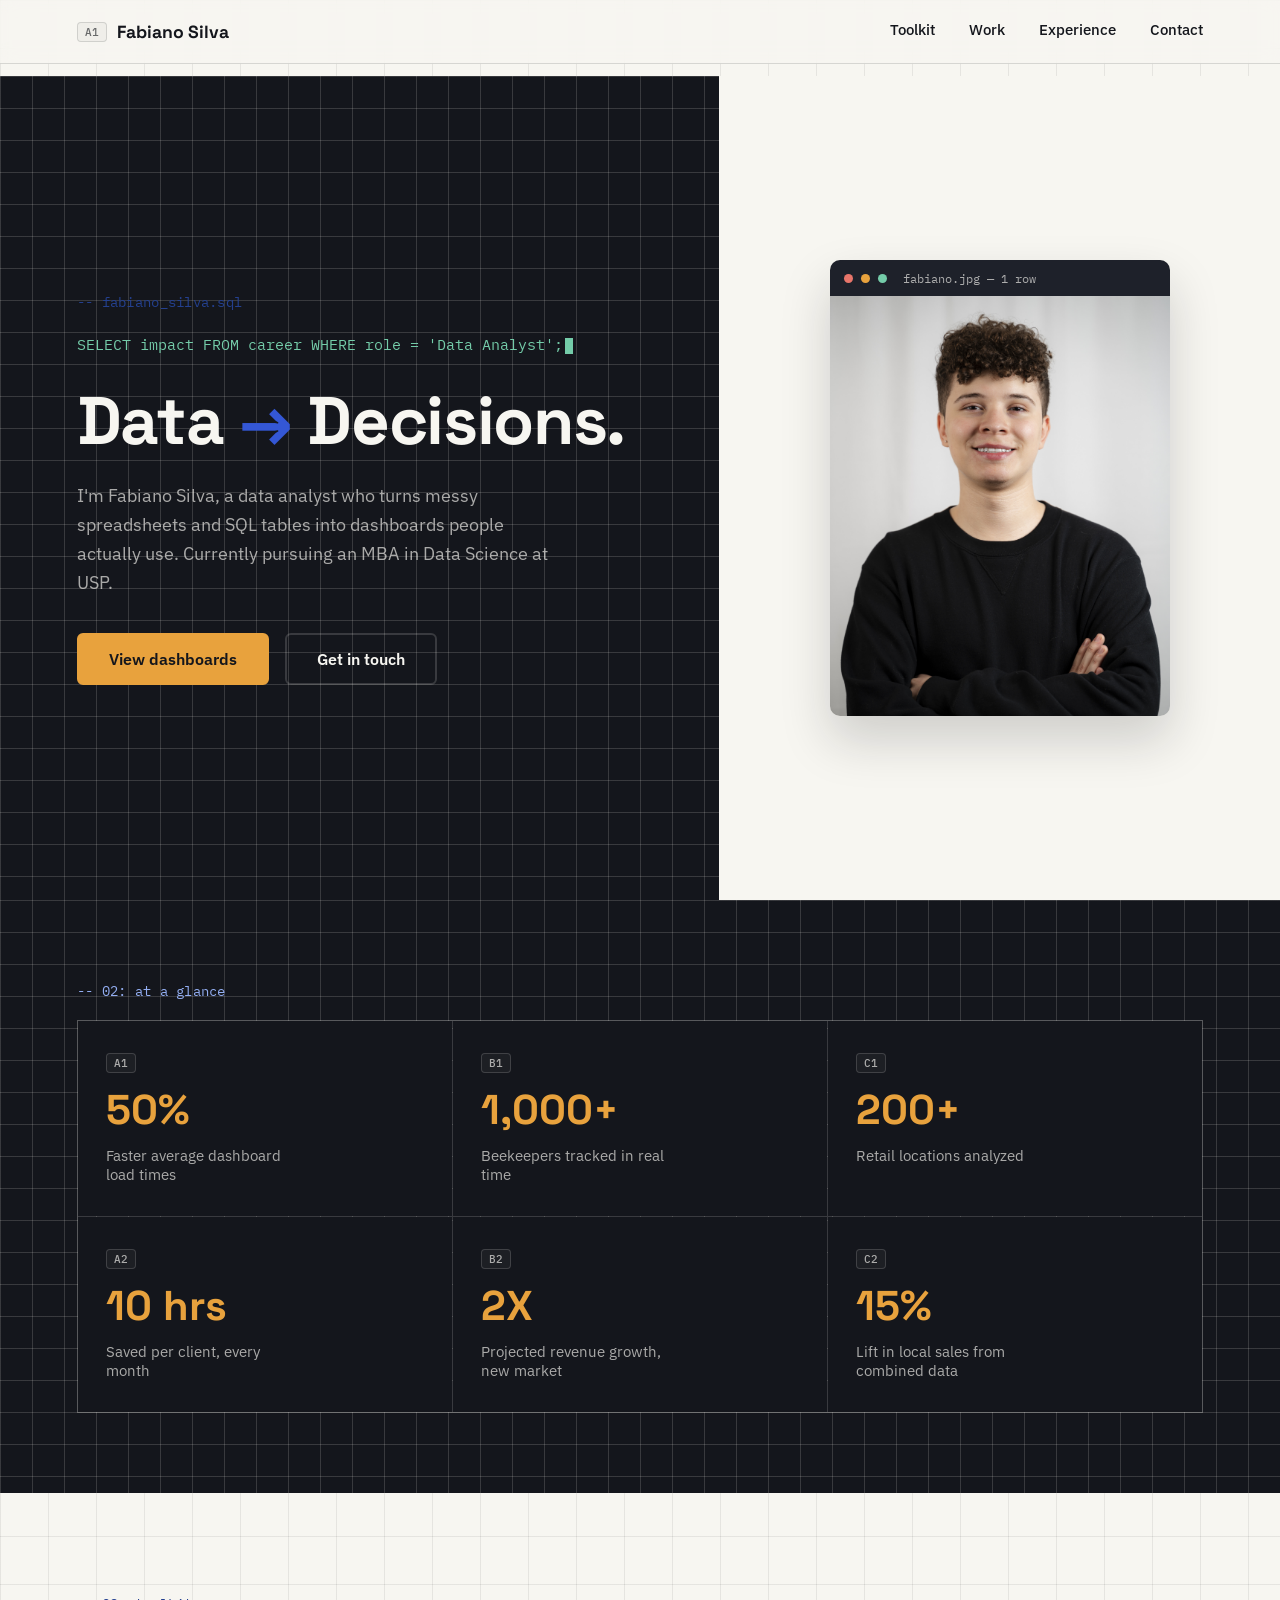
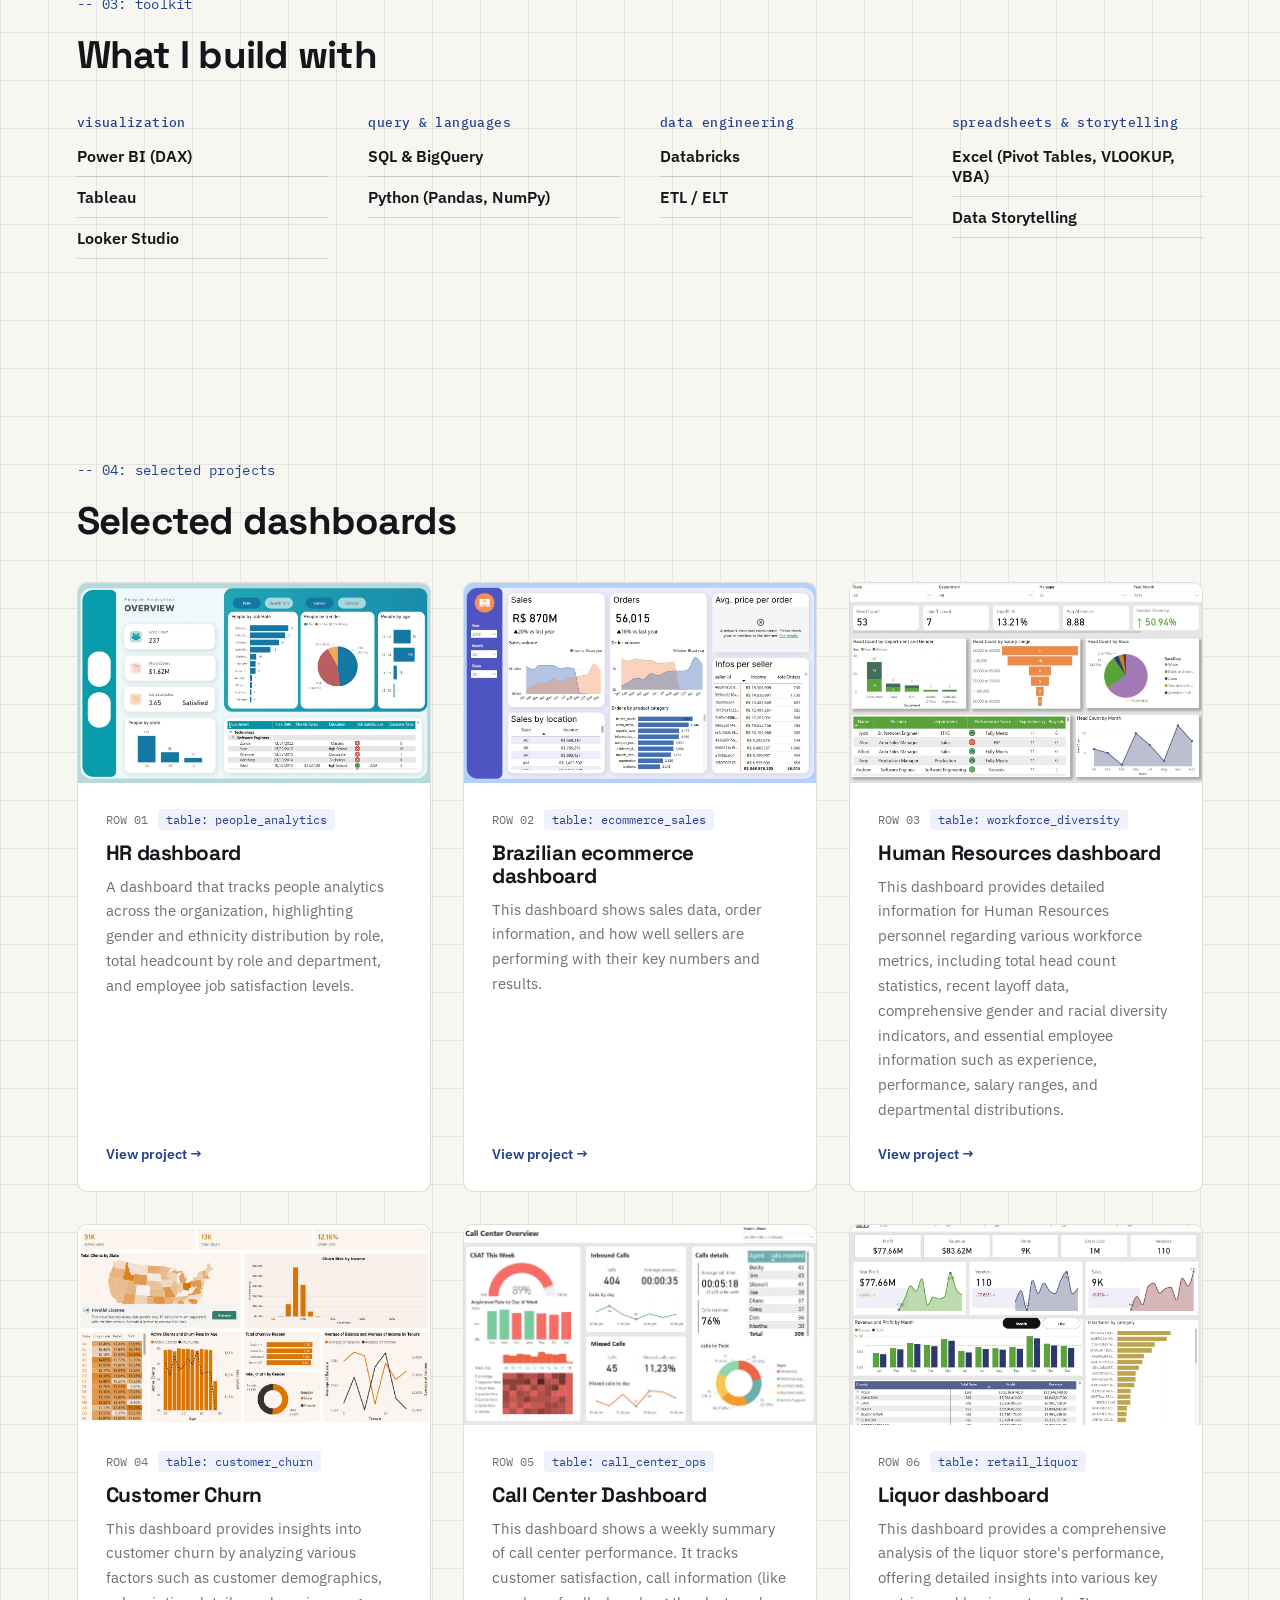
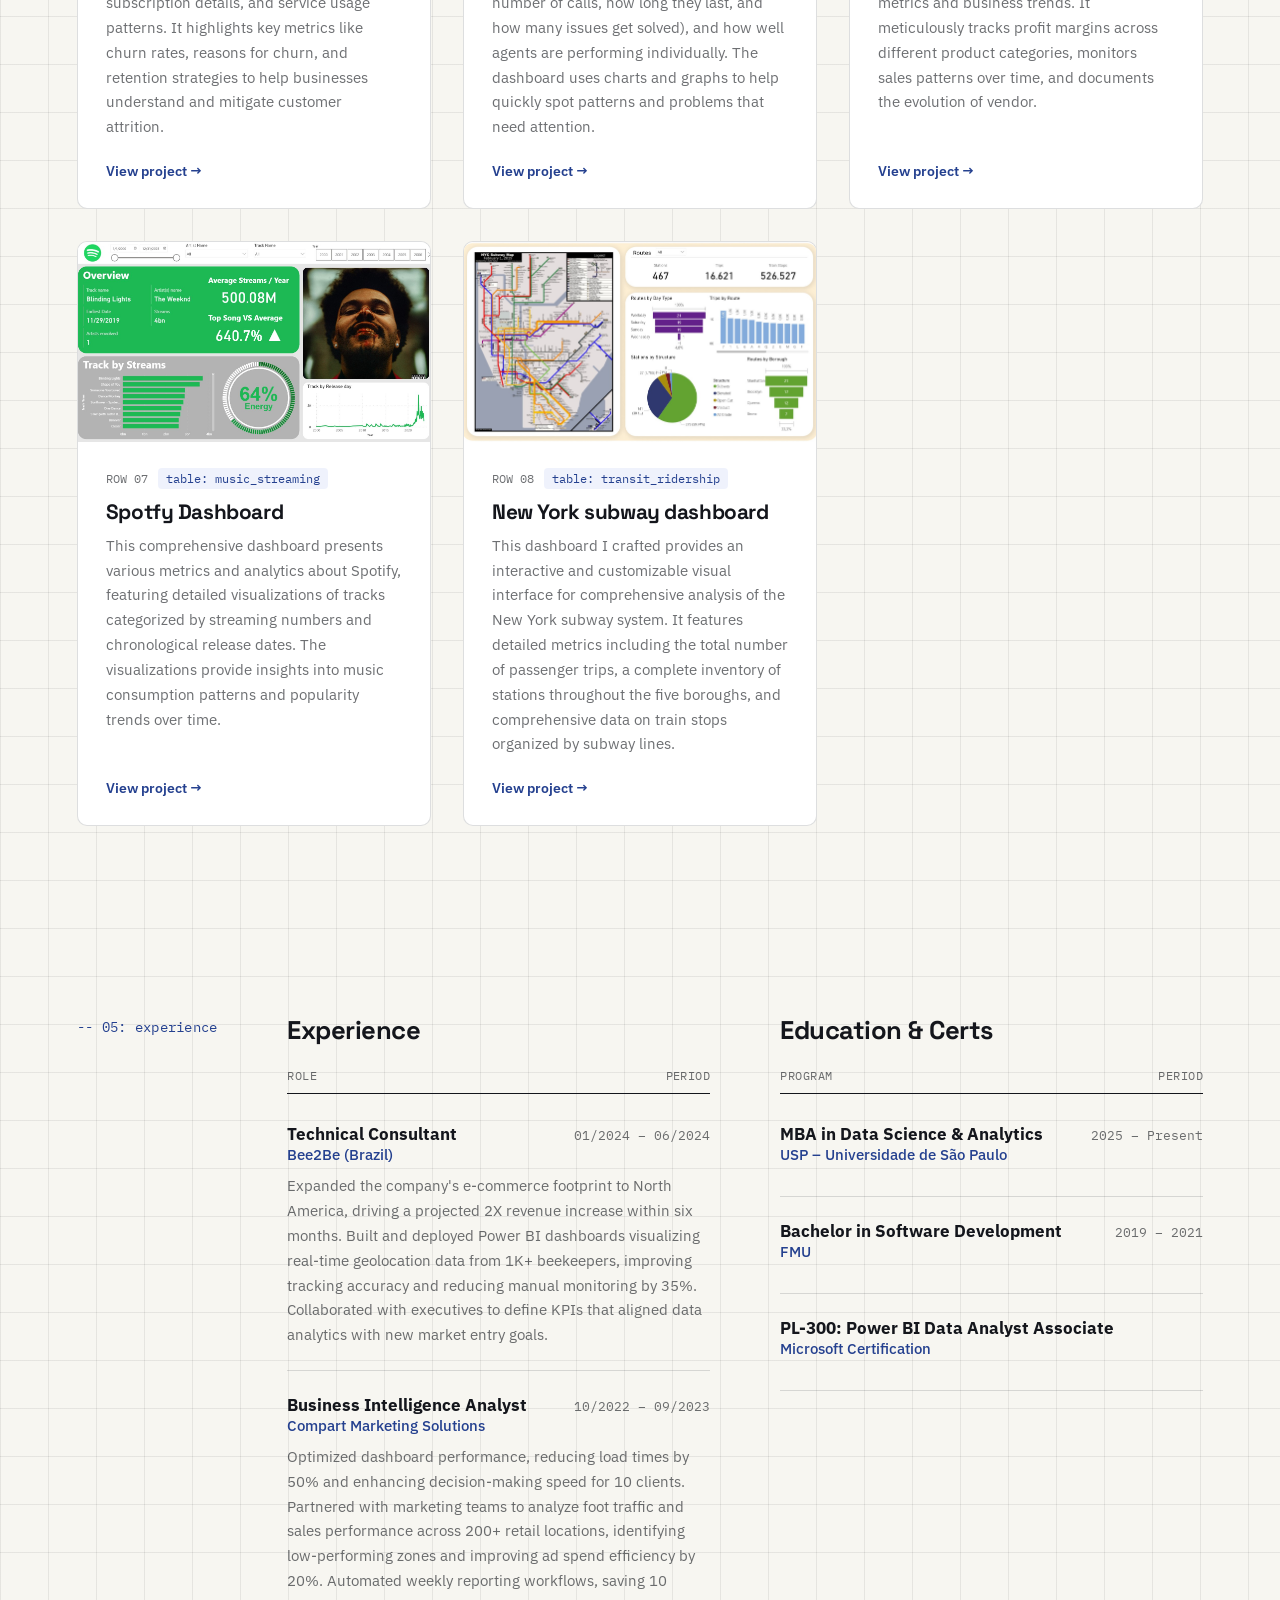
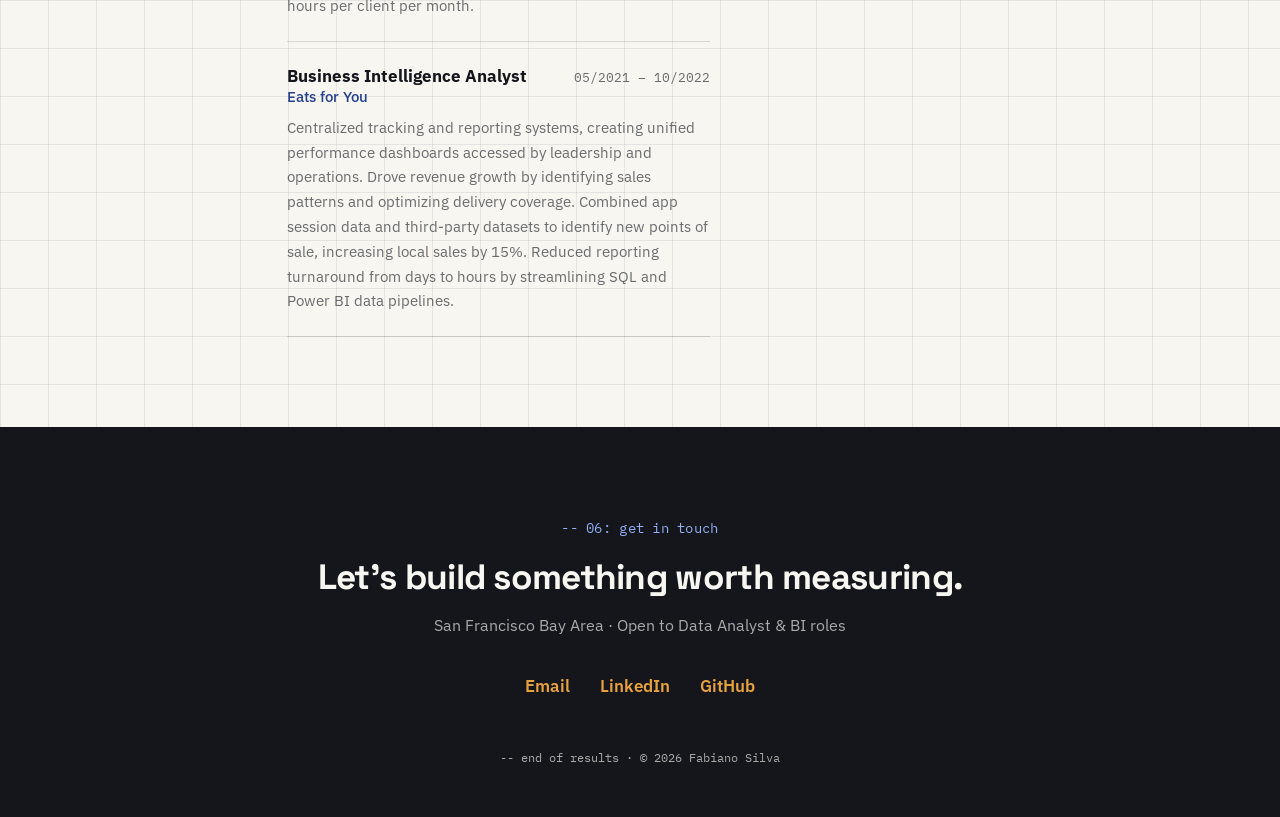
<file: index.html>
<!DOCTYPE html>
<html lang="en">

<head>
    <meta charset="UTF-8">
    <meta name="viewport" content="width=device-width, initial-scale=1.0">
    <title>Fabiano Silva | Data Analyst</title>
    <meta name="description" content="Fabiano Silva — Data Analyst building BI dashboards, SQL pipelines and data stories. MBA in Data Science candidate at USP.">
    <!-- links -->
    <link rel="icon" href="./img/page_icon.png">
    <link rel="stylesheet" href="style.css">
    <!-- Google Fonts -->
    <link rel="preconnect" href="https://fonts.googleapis.com">
    <link rel="preconnect" href="https://fonts.gstatic.com" crossorigin>
    <link href="https://fonts.googleapis.com/css2?family=Space+Grotesk:wght@500;700&family=IBM+Plex+Sans:wght@400;500;600&family=IBM+Plex+Mono:wght@400;500;600&display=swap" rel="stylesheet">
</head>

<body>

    <a class="skip-link" href="#main">Skip to content</a>

    <!-- NAV -->
    <nav>
        <a href="#top" class="logo">
            <span class="cell-ref mono" aria-hidden="true">A1</span>
            <span class="logo-name">Fabiano Silva</span>
        </a>
        <div class="nav-links">
            <a href="#toolkit">Toolkit</a>
            <a href="#projects">Work</a>
            <a href="#experience">Experience</a>
            <a href="javascript:void(0)" data-open-modal>Contact</a>
        </div>
    </nav>

    <!-- Modal -->
    <div class="modal" id="modal" role="dialog" aria-modal="true" aria-labelledby="modalLabel" aria-hidden="true">
        <div class="modal-dialog">
            <div class="console-bar modal-titlebar">
                <span class="dot"></span><span class="dot"></span><span class="dot"></span>
                <span class="console-filename mono" id="modalLabel">contact.query() &mdash; 2 rows returned</span>
                <button type="button" class="modal-close" data-close-modal aria-label="Close contact panel">&times;</button>
            </div>
            <div class="modal-body">
                <ul class="ledger">
                    <li class="ledger-row">
                        <span class="ledger-key mono">email</span>
                        <a class="ledger-value" href="mailto:contact.fabiano.silva@gmail.com">contact.fabiano.silva@gmail.com</a>
                    </li>
                    <li class="ledger-row">
                        <span class="ledger-key mono">phone</span>
                        <a class="ledger-value" href="tel:+14155280092">+1 (415) 528-0092</a>
                    </li>
                </ul>
            </div>
        </div>
    </div>

    <main id="main">
        <!-- HERO -->
        <header class="hero" id="top">
            <div class="hero-left">
                <p class="eyebrow mono">-- fabiano_silva.sql</p>
                <p class="query-line mono">
                    <span id="queryLine"></span><span class="cursor" aria-hidden="true"></span>
                </p>
                <h1 class="hero-title">Data <span class="accent">&rarr;</span> Decisions.</h1>
                <p class="hero-subtitle">
                    I'm Fabiano Silva, a data analyst who turns messy spreadsheets and SQL tables into
                    dashboards people actually use. Currently pursuing an MBA in Data Science at USP.
                </p>
                <div class="hero-actions">
                    <a href="#projects" class="btn btn-primary">View dashboards</a>
                    <a href="javascript:void(0)" class="btn btn-ghost" data-open-modal>Get in touch</a>
                </div>
            </div>
            <div class="hero-right">
                <div class="console-frame">
                    <div class="console-bar">
                        <span class="dot"></span><span class="dot"></span><span class="dot"></span>
                        <span class="console-filename mono">fabiano.jpg &mdash; 1 row</span>
                    </div>
                    <div class="console-body">
                        <img src="./img/Fabiano.jpg" alt="Portrait of Fabiano Silva">
                    </div>
                </div>
            </div>
        </header>

        <!-- AT A GLANCE (STATS) -->
        <section class="stats-strip" id="glance">
            <p class="eyebrow mono light">-- 02: at a glance</p>
            <div class="stats-grid">
                <div class="stat-tile">
                    <span class="cell-ref mono">A1</span>
                    <span class="stat-number" data-target="50" data-suffix="%">0%</span>
                    <span class="stat-label">Faster average dashboard load times</span>
                </div>
                <div class="stat-tile">
                    <span class="cell-ref mono">B1</span>
                    <span class="stat-number" data-target="1000" data-suffix="+" data-comma="true">0</span>
                    <span class="stat-label">Beekeepers tracked in real time</span>
                </div>
                <div class="stat-tile">
                    <span class="cell-ref mono">C1</span>
                    <span class="stat-number" data-target="200" data-suffix="+">0</span>
                    <span class="stat-label">Retail locations analyzed</span>
                </div>
                <div class="stat-tile">
                    <span class="cell-ref mono">A2</span>
                    <span class="stat-number" data-target="10" data-suffix=" hrs">0</span>
                    <span class="stat-label">Saved per client, every month</span>
                </div>
                <div class="stat-tile">
                    <span class="cell-ref mono">B2</span>
                    <span class="stat-number" data-target="2" data-suffix="X">0</span>
                    <span class="stat-label">Projected revenue growth, new market</span>
                </div>
                <div class="stat-tile">
                    <span class="cell-ref mono">C2</span>
                    <span class="stat-number" data-target="15" data-suffix="%">0</span>
                    <span class="stat-label">Lift in local sales from combined data</span>
                </div>
            </div>
        </section>

        <!-- TOOLKIT -->
        <section class="toolkit" id="toolkit">
            <p class="eyebrow mono">-- 03: toolkit</p>
            <h2 class="section-title">What I build with</h2>
            <div class="toolkit-groups">
                <div class="toolkit-group">
                    <h3 class="toolkit-group-title mono">visualization</h3>
                    <ul class="tag-list">
                        <li>Power BI (DAX)</li>
                        <li>Tableau</li>
                        <li>Looker Studio</li>
                    </ul>
                </div>
                <div class="toolkit-group">
                    <h3 class="toolkit-group-title mono">query &amp; languages</h3>
                    <ul class="tag-list">
                        <li>SQL &amp; BigQuery</li>
                        <li>Python (Pandas, NumPy)</li>
                    </ul>
                </div>
                <div class="toolkit-group">
                    <h3 class="toolkit-group-title mono">data engineering</h3>
                    <ul class="tag-list">
                        <li>Databricks</li>
                        <li>ETL / ELT</li>
                    </ul>
                </div>
                <div class="toolkit-group">
                    <h3 class="toolkit-group-title mono">spreadsheets &amp; storytelling</h3>
                    <ul class="tag-list">
                        <li>Excel (Pivot Tables, VLOOKUP, VBA)</li>
                        <li>Data Storytelling</li>
                    </ul>
                </div>
            </div>
        </section>

        <!-- PROJECTS SECTION (Populated via JSON) -->
        <section id="projects" class="section-projects">
            <p class="eyebrow mono">-- 04: selected projects</p>
            <h2 class="section-title">Selected dashboards</h2>

            <!-- This container is empty; JS will fill it -->
            <div id="projects-container" class="projects-grid"></div>
        </section>

        <!-- EXPERIENCE SECTION -->
        <section id="experience" class="section-resume">
            <p class="eyebrow mono">-- 05: experience</p>

            <div class="resume-col">
                <h2 class="section-title small">Experience</h2>
                <div class="ledger-header mono">
                    <span>Role</span>
                    <span>Period</span>
                </div>

                <div class="resume-item">
                    <div class="resume-item-head">
                        <div>
                            <span class="resume-role">Technical Consultant</span>
                            <span class="resume-company">Bee2Be (Brazil)</span>
                        </div>
                        <span class="resume-date mono">01/2024 &ndash; 06/2024</span>
                    </div>
                    <p>Expanded the company's e-commerce footprint to North America, driving a projected 2X revenue
                        increase within six months. Built and deployed Power BI dashboards visualizing real-time
                        geolocation data from 1K+ beekeepers, improving tracking accuracy and reducing manual
                        monitoring by 35%. Collaborated with executives to define KPIs that aligned data analytics
                        with new market entry goals.</p>
                </div>

                <div class="resume-item">
                    <div class="resume-item-head">
                        <div>
                            <span class="resume-role">Business Intelligence Analyst</span>
                            <span class="resume-company">Compart Marketing Solutions</span>
                        </div>
                        <span class="resume-date mono">10/2022 &ndash; 09/2023</span>
                    </div>
                    <p>Optimized dashboard performance, reducing load times by 50% and enhancing decision-making
                        speed for 10 clients. Partnered with marketing teams to analyze foot traffic and sales
                        performance across 200+ retail locations, identifying low-performing zones and improving ad
                        spend efficiency by 20%. Automated weekly reporting workflows, saving 10 hours per client per
                        month.</p>
                </div>

                <div class="resume-item">
                    <div class="resume-item-head">
                        <div>
                            <span class="resume-role">Business Intelligence Analyst</span>
                            <span class="resume-company">Eats for You</span>
                        </div>
                        <span class="resume-date mono">05/2021 &ndash; 10/2022</span>
                    </div>
                    <p>Centralized tracking and reporting systems, creating unified performance dashboards accessed
                        by leadership and operations. Drove revenue growth by identifying sales patterns and
                        optimizing delivery coverage. Combined app session data and third-party datasets to identify
                        new points of sale, increasing local sales by 15%. Reduced reporting turnaround from days to
                        hours by streamlining SQL and Power BI data pipelines.</p>
                </div>
            </div>

            <div class="resume-col">
                <h2 class="section-title small">Education &amp; Certs</h2>
                <div class="ledger-header mono">
                    <span>Program</span>
                    <span>Period</span>
                </div>

                <div class="resume-item">
                    <div class="resume-item-head">
                        <div>
                            <span class="resume-role">MBA in Data Science &amp; Analytics</span>
                            <span class="resume-company">USP &ndash; Universidade de S&atilde;o Paulo</span>
                        </div>
                        <span class="resume-date mono">2025 &ndash; Present</span>
                    </div>
                </div>

                <div class="resume-item">
                    <div class="resume-item-head">
                        <div>
                            <span class="resume-role">Bachelor in Software Development</span>
                            <span class="resume-company">FMU</span>
                        </div>
                        <span class="resume-date mono">2019 &ndash; 2021</span>
                    </div>
                </div>

                <div class="resume-item">
                    <div class="resume-item-head">
                        <div>
                            <span class="resume-role">PL-300: Power BI Data Analyst Associate</span>
                            <span class="resume-company">Microsoft Certification</span>
                        </div>
                    </div>
                </div>
            </div>
        </section>
    </main>

    <!-- FOOTER -->
    <footer id="contact">
        <p class="eyebrow mono light">-- 06: get in touch</p>
        <h2>Let's build something worth measuring.</h2>
        <p class="footer-sub">San Francisco Bay Area &middot; Open to Data Analyst &amp; BI roles</p>

        <div class="contact-links">
            <a href="mailto:contact.fabiano.silva@gmail.com">Email</a>
            <a href="https://linkedin.com/in/fabianossilva" target="_blank" rel="noopener">LinkedIn</a>
            <a href="https://github.com/FabiSansi" target="_blank" rel="noopener">GitHub</a>
        </div>
        <p class="fine-print mono">-- end of results &middot; &copy; 2026 Fabiano Silva</p>
    </footer>
    <script src="script.js"></script>
</body>

</html>
</file>
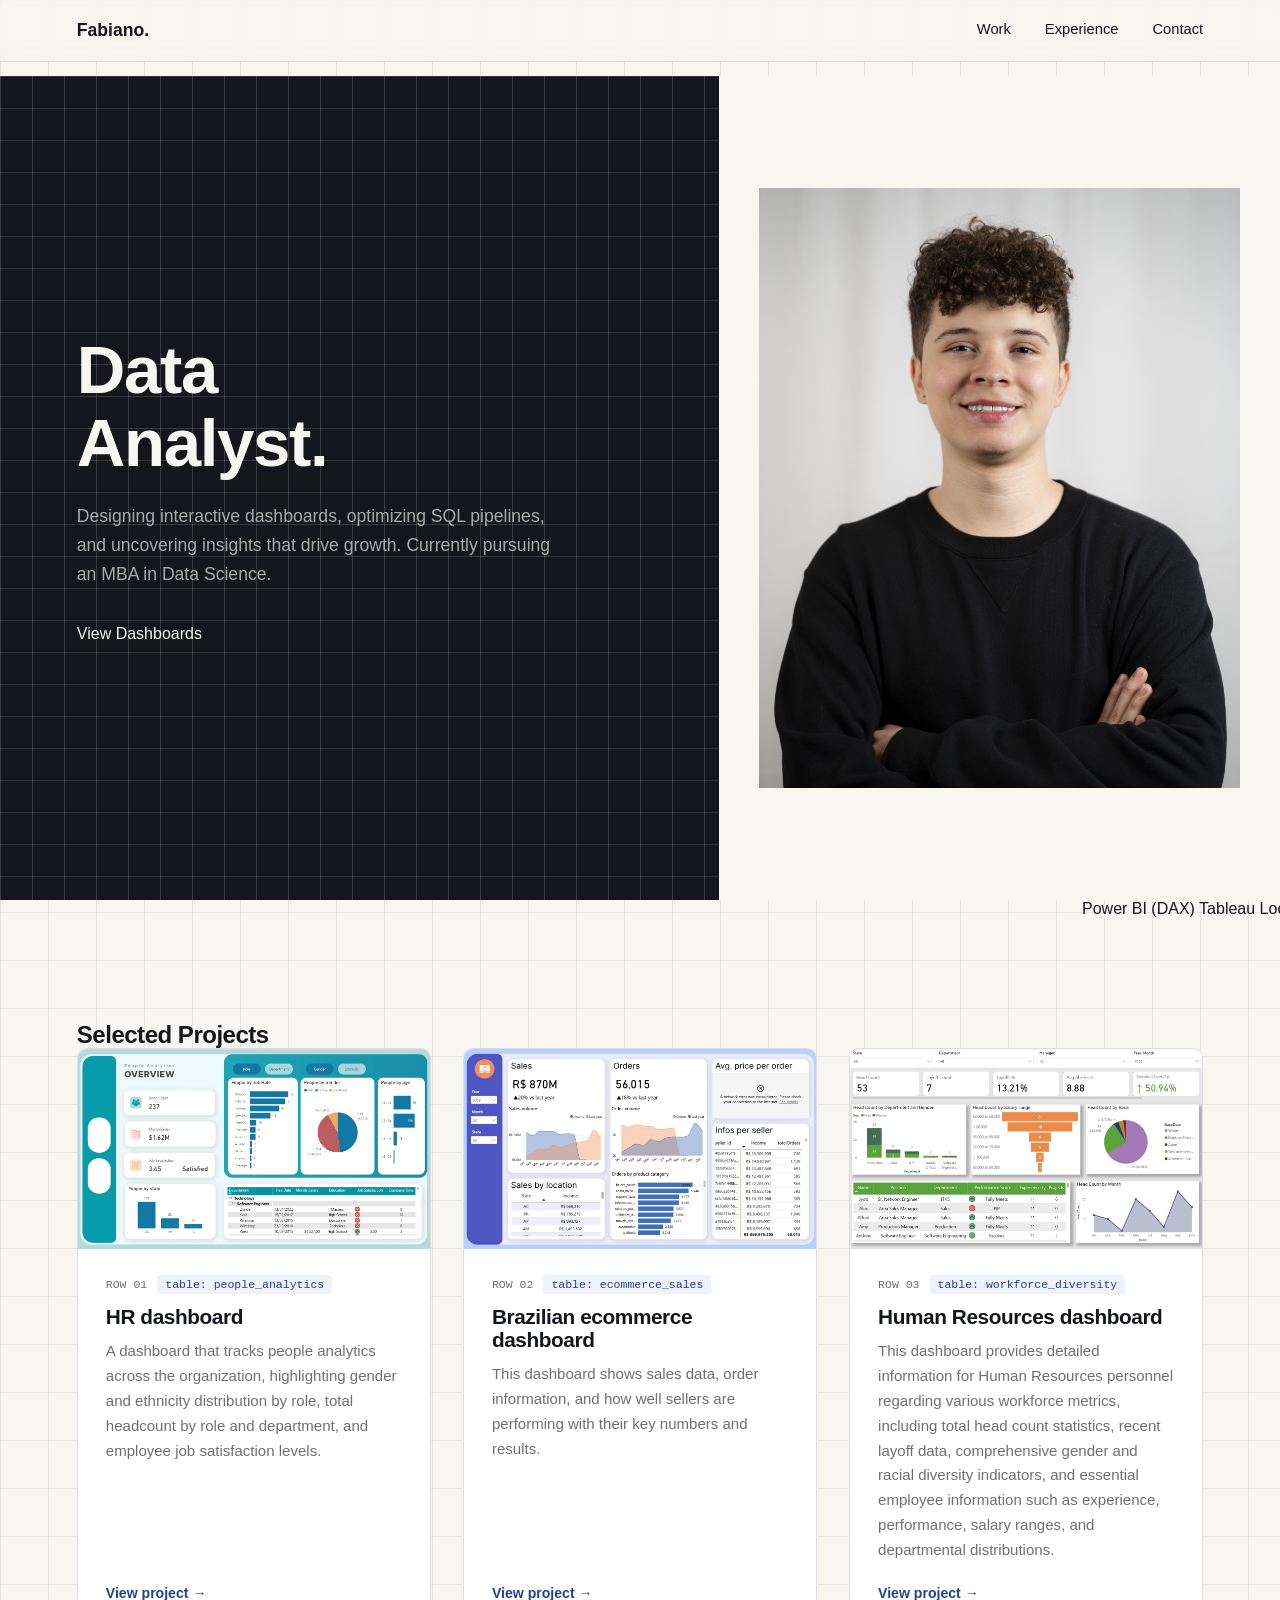
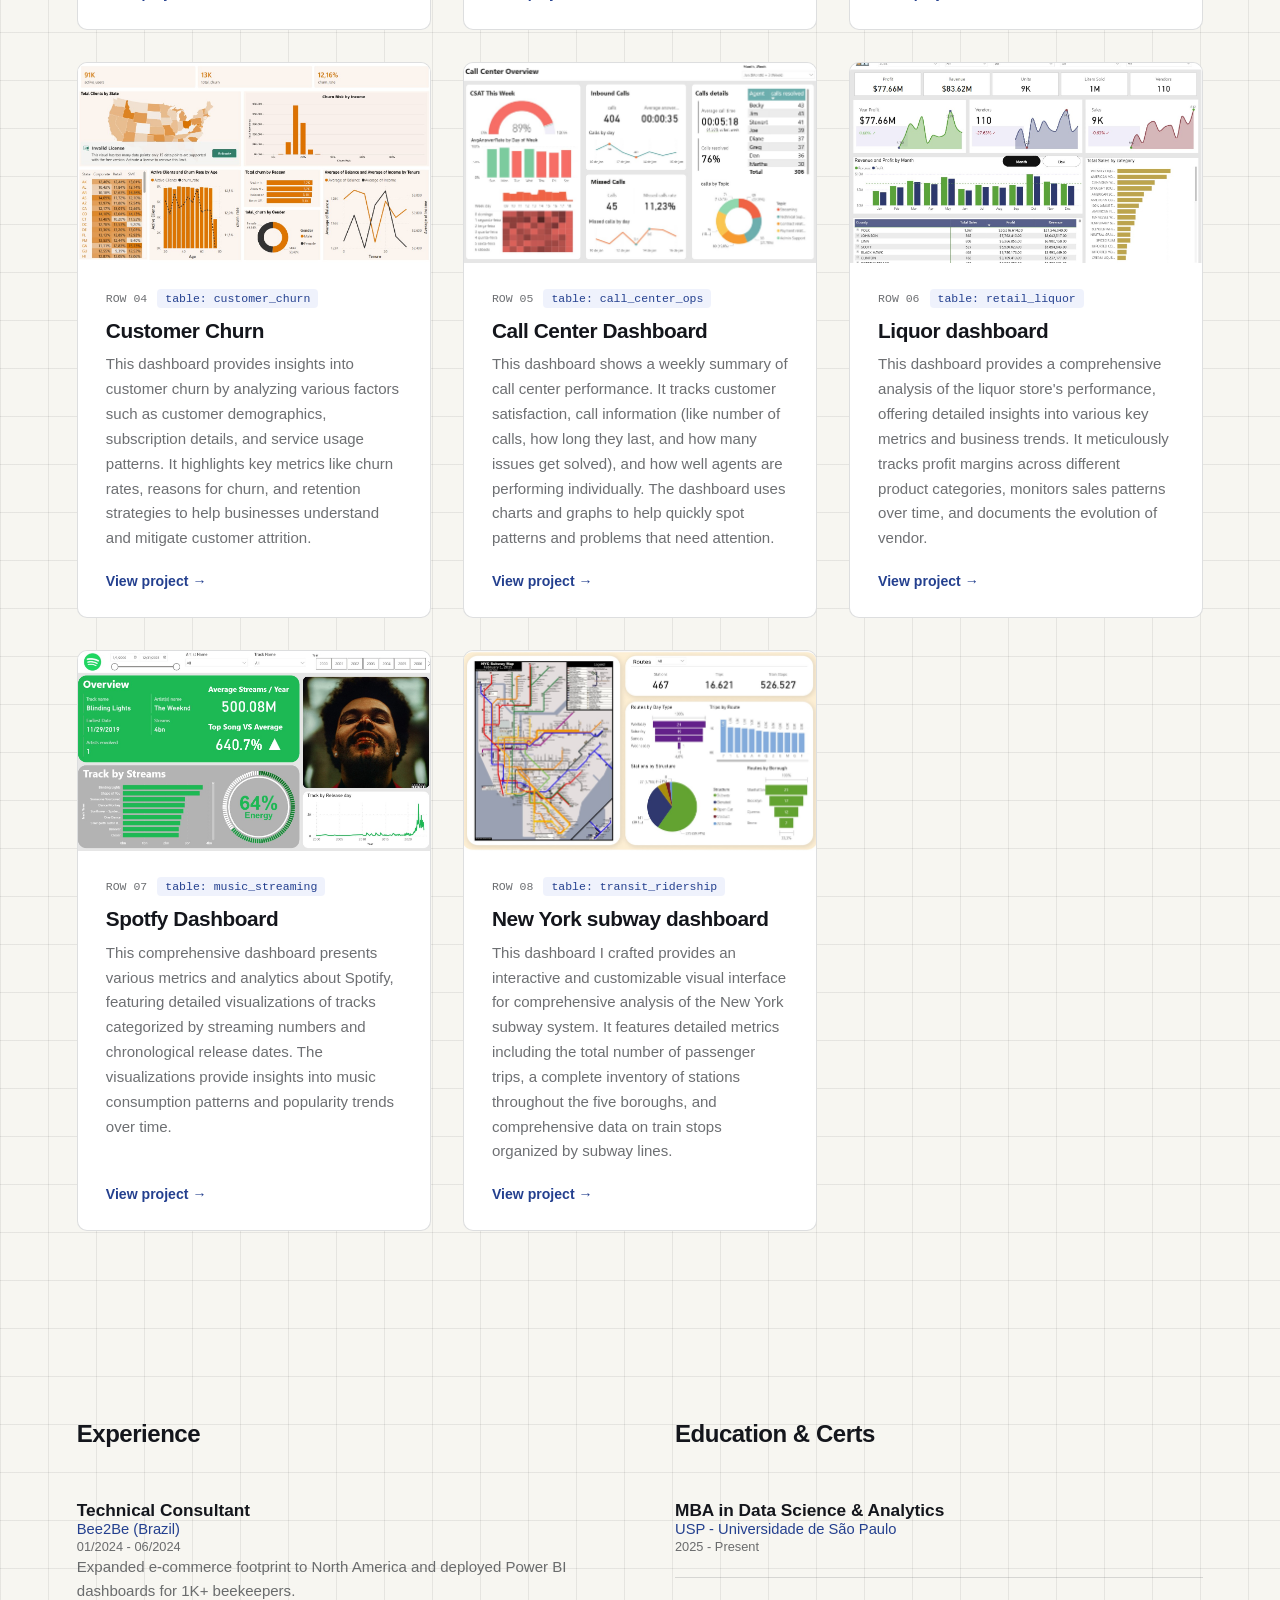
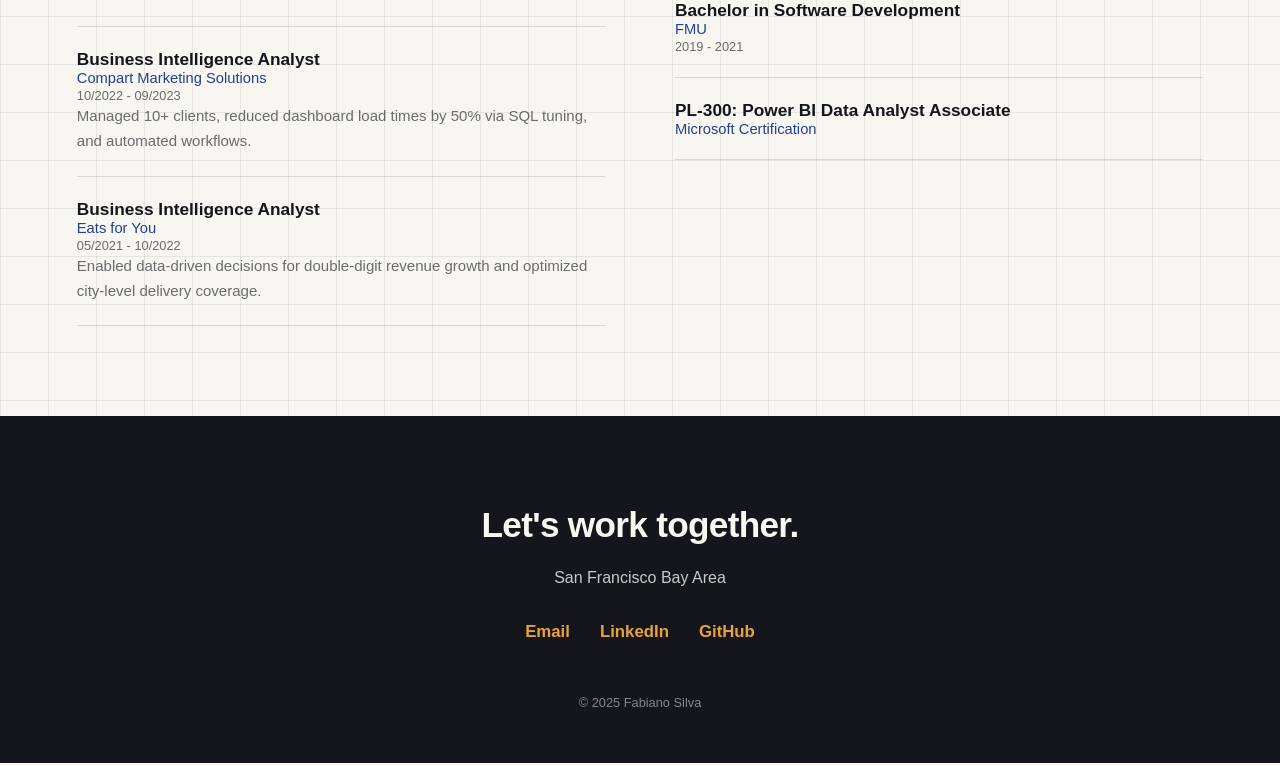
<file: portifolio_Fabiano.html>
<!DOCTYPE html>
<html lang="en">
<head>
    <meta charset="UTF-8">
    <meta name="viewport" content="width=device-width, initial-scale=1.0">
    <title>Fabiano Silva | Data Analyst</title>
    <!-- links -->
    <link rel="icon" href="./img/page_icon.png">
    <link rel="stylesheet" href="style.css">
    <!-- <link href="https://cdn.jsdelivr.net/npm/bootstrap@5.3.8/dist/css/bootstrap.min.css" rel="stylesheet" integrity="sha384-sRIl4kxILFvY47J16cr9ZwB07vP4J8+LH7qKQnuqkuIAvNWLzeN8tE5YBujZqJLB" crossorigin="anonymous"> -->
    <!-- Google Fonts -->
    <link href="https://fonts.googleapis.com/css2?family=Inter:wght@400;600;800&display=swap" rel="stylesheet">
</head>
<body>

    <!-- NAV -->
    <nav>
        <div class="logo">Fabiano.</div>
        <div class="nav-links">
            <a href="#projects">Work</a>
            <a href="#experience">Experience</a>
            <a href="mailto:contact.fabiano.silva@gmail.com">Contact</a>
            <!-- <button type="button" class="btn btn-primary" data-bs-toggle="modal" data-bs-target="#exampleModal"><a href="mailto:contact.fabiano.silva@gmail.com">Contact</a></button> -->
        </div>
    </nav>

    <!-- Modal -->
    <div class="modal fade" id="exampleModal" tabindex="-1" aria-labelledby="exampleModalLabel" aria-hidden="true">
    <div class="modal-dialog">
        <div class="modal-content">
        <div class="modal-header">
            <h1 class="modal-title fs-5" id="exampleModalLabel">Modal title</h1>
            <button type="button" class="btn-close" data-bs-dismiss="modal" aria-label="Close"></button>
        </div>
        <div class="modal-body">
            ...
        </div>
        <div class="modal-footer">
            <button type="button" class="btn btn-secondary" data-bs-dismiss="modal">Close</button>
            <button type="button" class="btn btn-primary">Save changes</button>
        </div>
        </div>
    </div>
    </div>

    <!-- HERO -->
    <header class="hero">
        <div class="hero-left">
            <h1 class="hero-title">Data <br>Analyst<span>.</span></h1>
            <p class="hero-subtitle">
                Designing interactive dashboards, optimizing SQL pipelines, and uncovering insights that drive growth. 
                Currently pursuing an MBA in Data Science.
            </p>
            <div>
                <a href="#projects" class="cta-button">View Dashboards</a>
            </div>
        </div>
        <div class="hero-right">
            <div class="profile-container">
                <img src="./img/Fabiano.jpg" alt="Fabiano Silva">
            </div>
        </div>
    </header>

    <!-- SKILLS TICKER -->
    <section class="skills-bar">
        <marquee behavior="scroll" direction="left" scrollamount="10">
            <span class="skill-item">Power BI (DAX)</span>
            <span class="skill-item">Tableau</span>
            <span class="skill-item">Looker Studio</span>
            <span class="skill-item">SQL & BigQuery</span>
            <span class="skill-item">Python (Pandas, NumPy)</span>
            <span class="skill-item">Databricks</span>
            <span class="skill-item">ETL/ELT</span>
            <span class="skill-item">Microsoft Excel (Pivot Table, Vlookup, VBA)</span>
            <span class="skill-item">Data Storytelling</span>
        </marquee>
    </section>

    <!-- PROJECTS SECTION (Populated via JSON) -->
    <section id="projects" class="section-projects">
        <h2 class="section-header">Selected Projects</h2>
        
        <!-- This container is empty; JS will fill it -->
        <div id="projects-container" class="projects-grid"></div>
    </section>

    <!-- EXPERIENCE SECTION -->
    <section id="experience" class="section-resume">
        <div class="resume-col">
            <h2 style="color:var(--color-bg-primary); margin-bottom:30px;">Experience</h2>
            
            <div class="resume-item">
                <span class="resume-role">Technical Consultant</span>
                <span class="resume-company">Bee2Be (Brazil)</span>
                <span class="resume-date">01/2024 - 06/2024</span>
                <p>Expanded e-commerce footprint to North America and deployed Power BI dashboards for 1K+ beekeepers.</p>
            </div>

            <div class="resume-item">
                <span class="resume-role">Business Intelligence Analyst</span>
                <span class="resume-company">Compart Marketing Solutions</span>
                <span class="resume-date">10/2022 - 09/2023</span>
                <p>Managed 10+ clients, reduced dashboard load times by 50% via SQL tuning, and automated workflows.</p>
            </div>

            <div class="resume-item">
                <span class="resume-role">Business Intelligence Analyst</span>
                <span class="resume-company">Eats for You</span>
                <span class="resume-date">05/2021 - 10/2022</span>
                <p>Enabled data-driven decisions for double-digit revenue growth and optimized city-level delivery coverage.</p>
            </div>
        </div>

        <div class="resume-col">
            <h2 style="color:var(--color-bg-primary); margin-bottom:30px;">Education & Certs</h2>
            
            <div class="resume-item">
                <span class="resume-role">MBA in Data Science & Analytics</span>
                <span class="resume-company">USP - Universidade de São Paulo</span>
                <span class="resume-date">2025 - Present</span>
            </div>

            <div class="resume-item">
                <span class="resume-role">Bachelor in Software Development</span>
                <span class="resume-company">FMU</span>
                <span class="resume-date">2019 - 2021</span>
            </div>

            <div class="resume-item">
                <span class="resume-role">PL-300: Power BI Data Analyst Associate</span>
                <span class="resume-company">Microsoft Certification</span>
            </div>
        </div>
    </section>

    <!-- FOOTER -->
    <footer>
        <h2 style="margin-bottom: 20px;">Let's work together.</h2>
        <p style="margin-bottom: 30px; opacity: 0.8;">San Francisco Bay Area</p>
        
        <div class="contact-links">
            <a href="mailto:contact.fabiano.silva@gmail.com">Email</a>
            <a href="https://linkedin.com/in/fabianossilva" target="_blank">LinkedIn</a>
            <a href="https://github.com/FabiSansi" target="_blank">GitHub</a>
        </div>
        <p style="margin-top: 50px; font-size: 0.8rem; opacity: 0.5;">© 2025 Fabiano Silva</p>
    </footer>
    <script src="script.js"></script>
    <script src="https://cdn.jsdelivr.net/npm/bootstrap@5.3.8/dist/js/bootstrap.bundle.min.js" integrity="sha384-FKyoEForCGlyvwx9Hj09JcYn3nv7wiPVlz7YYwJrWVcXK/BmnVDxM+D2scQbITxI" crossorigin="anonymous"></script>
</body>
</html>
</file>
<file: style.css>
/* ============================================
   TOKENS
   ============================================ */
:root {
    --ink: #14161c;
    --ink-soft: #1e212a;
    --canvas: #f7f6f1;
    --canvas-line: rgba(20, 22, 28, 0.08);
    --paper: #ffffff;

    --blue: #3457d5;
    --blue-tint: #93aef2;
    --blue-deep: #24408f;

    --amber: #e8a23d;
    --amber-deep: #93630f;

    --green: #2f8f6d;
    --green-tint: #74cca9;

    --ink-muted: rgba(20, 22, 28, 0.62);
    --paper-muted: rgba(247, 246, 241, 0.66);
    --hairline: rgba(20, 22, 28, 0.14);
    --hairline-light: rgba(247, 246, 241, 0.16);

    --font-display: 'Space Grotesk', 'Segoe UI', sans-serif;
    --font-body: 'IBM Plex Sans', -apple-system, BlinkMacSystemFont, sans-serif;
    --font-mono: 'IBM Plex Mono', 'SFMono-Regular', Consolas, monospace;

    --transition: all 0.25s ease;
    --radius: 10px;
}

/* ============================================
   RESET & BASE
   ============================================ */
* {
    margin: 0;
    padding: 0;
    box-sizing: border-box;
}

html {
    scroll-behavior: smooth;
}

body {
    font-family: var(--font-body);
    background-color: var(--canvas);
    background-image:
        linear-gradient(var(--canvas-line) 1px, transparent 1px),
        linear-gradient(90deg, var(--canvas-line) 1px, transparent 1px);
    background-size: 48px 48px;
    color: var(--ink);
    overflow-x: hidden;
}

a {
    text-decoration: none;
    color: inherit;
}

ul {
    list-style: none;
}

img {
    max-width: 100%;
    display: block;
}

.mono {
    font-family: var(--font-mono);
}

:focus-visible {
    outline: 2px solid var(--blue);
    outline-offset: 3px;
    border-radius: 2px;
}

.skip-link {
    position: absolute;
    left: -9999px;
    top: 0;
    background: var(--ink);
    color: var(--canvas);
    padding: 12px 20px;
    z-index: 2000;
    font-family: var(--font-mono);
    font-size: 0.9rem;
}

.skip-link:focus {
    left: 16px;
    top: 16px;
}

/* ============================================
   TYPOGRAPHY
   ============================================ */
h1, h2, h3 {
    font-family: var(--font-display);
    font-weight: 700;
    line-height: 1.1;
    letter-spacing: -0.02em;
}

p {
    line-height: 1.65;
}

.eyebrow {
    font-size: 0.85rem;
    letter-spacing: 0.02em;
    color: var(--blue-deep);
    margin-bottom: 18px;
    display: block;
}

.eyebrow.light {
    color: var(--blue-tint);
}

.section-title {
    font-size: 2.4rem;
    margin-bottom: 40px;
}

.section-title.small {
    font-size: 1.6rem;
    margin-bottom: 24px;
    color: var(--ink);
}

.accent {
    color: var(--blue);
}

/* ============================================
   CELL REF / SIGNATURE DETAIL
   ============================================ */
.cell-ref {
    display: inline-flex;
    align-items: center;
    justify-content: center;
    font-size: 0.7rem;
    font-weight: 500;
    padding: 2px 7px;
    border: 1px solid var(--hairline);
    border-radius: 4px;
    color: var(--ink-muted);
    background: rgba(20, 22, 28, 0.03);
}

/* ============================================
   NAVIGATION
   ============================================ */
nav {
    position: fixed;
    top: 0;
    width: 100%;
    padding: 20px 6vw;
    display: flex;
    justify-content: space-between;
    align-items: center;
    z-index: 1000;
    background: rgba(247, 246, 241, 0.82);
    backdrop-filter: blur(8px);
    border-bottom: 1px solid var(--hairline);
}

.logo {
    display: flex;
    align-items: center;
    gap: 10px;
    font-family: var(--font-display);
    font-size: 1.1rem;
    font-weight: 700;
}

.nav-links {
    display: flex;
    align-items: center;
    gap: 34px;
}

.nav-links a {
    font-weight: 500;
    font-size: 0.92rem;
    position: relative;
    padding-bottom: 4px;
}

.nav-links a::after {
    content: '';
    position: absolute;
    left: 0;
    bottom: 0;
    width: 0%;
    height: 2px;
    background: var(--blue);
    transition: var(--transition);
}

.nav-links a:hover::after,
.nav-links a:focus-visible::after {
    width: 100%;
}

/* ============================================
   CONSOLE CHROME (shared: hero photo + modal)
   ============================================ */
.console-bar {
    display: flex;
    align-items: center;
    gap: 8px;
    padding: 10px 14px;
    background: var(--ink-soft);
}

.console-bar .dot {
    width: 9px;
    height: 9px;
    border-radius: 50%;
    background: var(--hairline-light);
}

.console-bar .dot:nth-child(1) { background: #e8756a; }
.console-bar .dot:nth-child(2) { background: var(--amber); }
.console-bar .dot:nth-child(3) { background: var(--green-tint); }

.console-filename {
    margin-left: 8px;
    font-size: 0.78rem;
    color: var(--paper-muted);
}

/* ============================================
   MODAL
   ============================================ */
.modal {
    position: fixed;
    inset: 0;
    z-index: 1050;
    display: none;
    background-color: rgba(20, 22, 28, 0.6);
    align-items: center;
    justify-content: center;
    padding: 20px;
}

.modal.show {
    display: flex;
}

.modal-dialog {
    width: 100%;
    max-width: 460px;
    background: var(--paper);
    border-radius: var(--radius);
    overflow: hidden;
    box-shadow: 0 30px 60px rgba(20, 22, 28, 0.35);
}

.modal-titlebar {
    justify-content: flex-start;
}

.modal-close {
    margin-left: auto;
    background: none;
    border: none;
    color: var(--paper-muted);
    font-size: 1.3rem;
    line-height: 1;
    cursor: pointer;
    padding: 4px 8px;
}

.modal-close:hover {
    color: var(--paper);
}

.modal-body {
    padding: 24px;
}

.ledger-row {
    display: flex;
    flex-direction: column;
    gap: 2px;
    padding: 14px 0;
    border-bottom: 1px solid var(--hairline);
}

.ledger-row:last-child {
    border-bottom: none;
}

.ledger-key {
    font-size: 0.75rem;
    color: var(--ink-muted);
}

.ledger-value {
    font-weight: 600;
    font-size: 1rem;
}

.ledger-value:hover {
    color: var(--blue-deep);
}

/* ============================================
   HERO
   ============================================ */
.hero {
    display: flex;
    min-height: 100vh;
    padding-top: 76px;
}

.hero-left {
    flex: 1;
    background-color: var(--ink);
    background-image:
        linear-gradient(var(--hairline-light) 1px, transparent 1px),
        linear-gradient(90deg, var(--hairline-light) 1px, transparent 1px);
    background-size: 32px 32px;
    color: var(--canvas);
    display: flex;
    flex-direction: column;
    justify-content: center;
    padding: 60px 6vw;
}

.query-line {
    font-size: 0.95rem;
    color: var(--green-tint);
    margin-bottom: 28px;
    min-height: 1.4em;
}

.cursor {
    display: inline-block;
    width: 8px;
    height: 1em;
    background: var(--green-tint);
    vertical-align: text-bottom;
    margin-left: 2px;
    animation: blink 1s step-end infinite;
}

@keyframes blink {
    50% { opacity: 0; }
}

.hero-title {
    font-size: 4.2rem;
    margin-bottom: 22px;
}

.hero-subtitle {
    font-size: 1.1rem;
    max-width: 480px;
    color: var(--paper-muted);
    margin-bottom: 36px;
}

.hero-actions {
    display: flex;
    gap: 16px;
    flex-wrap: wrap;
}

.btn {
    display: inline-block;
    padding: 14px 30px;
    font-weight: 600;
    border-radius: 6px;
    transition: var(--transition);
    border: 2px solid transparent;
}

.btn-primary {
    background-color: var(--amber);
    color: var(--ink);
    border-color: var(--amber);
}

.btn-primary:hover {
    background: transparent;
    color: var(--amber);
    border-color: var(--amber);
}

.btn-ghost {
    border-color: var(--hairline-light);
    color: var(--canvas);
}

.btn-ghost:hover {
    border-color: var(--canvas);
}

.hero-right {
    flex: 0.85;
    display: flex;
    align-items: center;
    justify-content: center;
    background: var(--canvas);
    padding: 40px;
}

.console-frame {
    width: 340px;
    max-width: 100%;
    border-radius: var(--radius);
    overflow: hidden;
    box-shadow: 0 24px 50px rgba(20, 22, 28, 0.18);
}

.console-body {
    height: 420px;
    background: #ccc;
}

.console-body img {
    width: 100%;
    height: 100%;
    object-fit: cover;
}

/* ============================================
   STATS STRIP
   ============================================ */
.stats-strip {
    background: var(--ink);
    background-image:
        linear-gradient(var(--hairline-light) 1px, transparent 1px),
        linear-gradient(90deg, var(--hairline-light) 1px, transparent 1px);
    background-size: 32px 32px;
    padding: 80px 6vw;
    color: var(--canvas);
}

.stats-grid {
    display: grid;
    grid-template-columns: repeat(3, 1fr);
    gap: 1px;
    background: var(--hairline-light);
    border: 1px solid var(--hairline-light);
}

.stat-tile {
    background: var(--ink);
    padding: 32px 28px;
    display: flex;
    flex-direction: column;
    gap: 10px;
    position: relative;
}

.stat-tile .cell-ref {
    align-self: flex-start;
    color: var(--paper-muted);
    border-color: var(--hairline-light);
    background: rgba(247, 246, 241, 0.04);
}

.stat-number {
    font-family: var(--font-display);
    font-size: 2.6rem;
    font-weight: 700;
    color: var(--amber);
}

.stat-label {
    font-size: 0.92rem;
    color: var(--paper-muted);
    max-width: 22ch;
}

/* ============================================
   TOOLKIT
   ============================================ */
.toolkit {
    padding: 100px 6vw;
}

.toolkit-groups {
    display: grid;
    grid-template-columns: repeat(auto-fit, minmax(230px, 1fr));
    gap: 40px;
}

.toolkit-group-title {
    font-size: 0.8rem;
    letter-spacing: 0.03em;
    color: var(--blue-deep);
    margin-bottom: 16px;
    font-weight: 500;
}

.tag-list {
    display: flex;
    flex-direction: column;
    gap: 10px;
}

.tag-list li {
    font-size: 1rem;
    font-weight: 600;
    padding-bottom: 10px;
    border-bottom: 1px solid var(--hairline);
}

/* ============================================
   PROJECTS
   ============================================ */
.section-projects {
    padding: 100px 6vw;
}

.projects-grid {
    display: grid;
    grid-template-columns: repeat(auto-fit, minmax(340px, 1fr));
    gap: 32px;
}

.project-card {
    background: var(--paper);
    border-radius: var(--radius);
    overflow: hidden;
    border: 1px solid var(--hairline);
    display: flex;
    flex-direction: column;
    transition: var(--transition);
}

.project-card:hover {
    transform: translateY(-6px);
    box-shadow: 0 20px 40px rgba(20, 22, 28, 0.12);
    border-color: var(--blue-tint);
}

.card-image-wrapper {
    width: 100%;
    height: 200px;
    background-color: #e0e0e0;
    overflow: hidden;
}

.card-image-wrapper img {
    width: 100%;
    height: 100%;
    object-fit: cover;
    transition: transform 0.5s ease;
}

.project-card:hover .card-image-wrapper img {
    transform: scale(1.05);
}

.card-content {
    padding: 26px 28px 28px;
    flex: 1;
    display: flex;
    flex-direction: column;
}

.card-meta {
    display: flex;
    align-items: center;
    gap: 10px;
    margin-bottom: 12px;
}

.card-row {
    font-size: 0.72rem;
    color: var(--ink-muted);
}

.card-table {
    font-size: 0.72rem;
    color: var(--blue-deep);
    background: rgba(52, 87, 213, 0.08);
    padding: 3px 8px;
    border-radius: 4px;
}

.card-title {
    font-size: 1.3rem;
    margin-bottom: 10px;
}

.card-desc {
    font-size: 0.94rem;
    color: var(--ink-muted);
    margin-bottom: 22px;
    flex-grow: 1;
}

.card-btn {
    display: inline-flex;
    align-items: center;
    gap: 6px;
    font-size: 0.88rem;
    font-weight: 600;
    color: var(--blue-deep);
    align-self: flex-start;
}

.card-btn:hover {
    color: var(--amber-deep);
}

/* ============================================
   EXPERIENCE / LEDGER
   ============================================ */
.section-resume {
    padding: 90px 6vw;
    display: flex;
    gap: 70px;
    flex-wrap: wrap;
}

.resume-col {
    flex: 1;
    min-width: 300px;
}

.ledger-header {
    display: flex;
    justify-content: space-between;
    font-size: 0.72rem;
    color: var(--ink-muted);
    padding-bottom: 10px;
    border-bottom: 1px solid var(--ink);
    margin-bottom: 6px;
    text-transform: uppercase;
    letter-spacing: 0.04em;
}

.resume-item {
    padding: 22px 0;
    border-bottom: 1px solid var(--hairline);
}

.resume-item-head {
    display: flex;
    justify-content: space-between;
    align-items: baseline;
    gap: 16px;
    margin-bottom: 10px;
    flex-wrap: wrap;
}

.resume-role {
    font-size: 1.08rem;
    font-weight: 700;
    display: block;
}

.resume-company {
    color: var(--blue-deep);
    font-weight: 500;
    font-size: 0.92rem;
    display: block;
}

.resume-date {
    font-size: 0.8rem;
    color: var(--ink-muted);
    white-space: nowrap;
}

.resume-item p {
    font-size: 0.94rem;
    color: var(--ink-muted);
}

/* ============================================
   FOOTER
   ============================================ */
footer {
    background: var(--ink);
    color: var(--canvas);
    padding: 90px 6vw 50px;
    text-align: center;
}

footer h2 {
    font-size: 2.2rem;
    margin-bottom: 16px;
}

.footer-sub {
    color: var(--paper-muted);
    margin-bottom: 36px;
}

.contact-links {
    display: flex;
    justify-content: center;
    gap: 30px;
    margin-bottom: 50px;
}

.contact-links a {
    color: var(--amber);
    font-weight: 600;
    font-size: 1.05rem;
}

.contact-links a:hover {
    color: var(--canvas);
}

.fine-print {
    font-size: 0.78rem;
    color: var(--paper-muted);
}

/* ============================================
   REDUCED MOTION
   ============================================ */
@media (prefers-reduced-motion: reduce) {
    html {
        scroll-behavior: auto;
    }

    .cursor {
        animation: none;
    }

    * {
        transition-duration: 0.01ms !important;
    }
}

/* ============================================
   RESPONSIVE
   ============================================ */
@media (max-width: 900px) {
    .hero {
        flex-direction: column;
        min-height: auto;
    }

    .hero-right {
        padding: 0 6vw 60px;
    }

    .hero-left {
        padding: 140px 6vw 60px;
    }

    .hero-title {
        font-size: 3rem;
    }

    .stats-grid {
        grid-template-columns: repeat(2, 1fr);
    }

    .section-resume {
        gap: 50px;
    }
}

@media (max-width: 560px) {
    nav {
        padding: 16px 5vw;
    }

    .nav-links {
        gap: 18px;
    }

    .nav-links a {
        font-size: 0.82rem;
    }

    .logo span:not(.cell-ref) {
        display: none;
    }

    .stats-grid {
        grid-template-columns: 1fr;
    }

    .hero-title {
        font-size: 2.4rem;
    }
}
</file>
